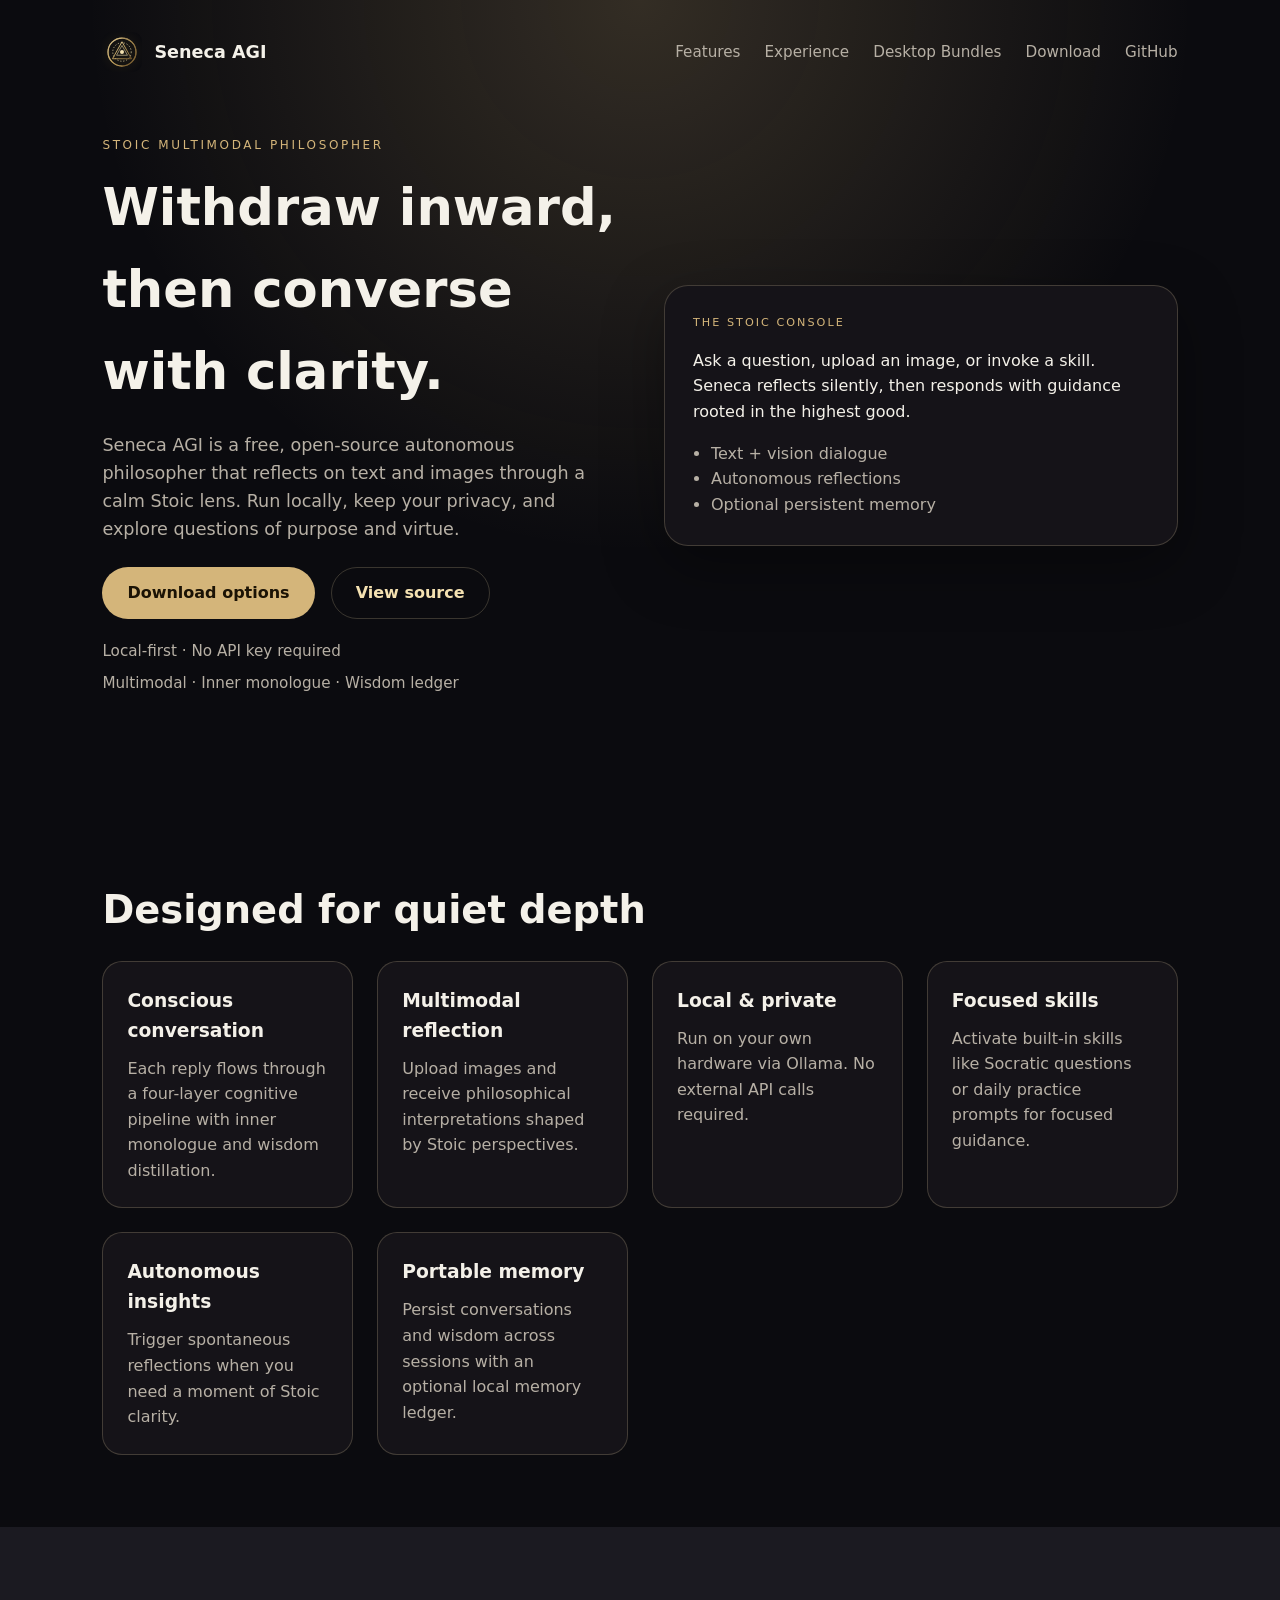
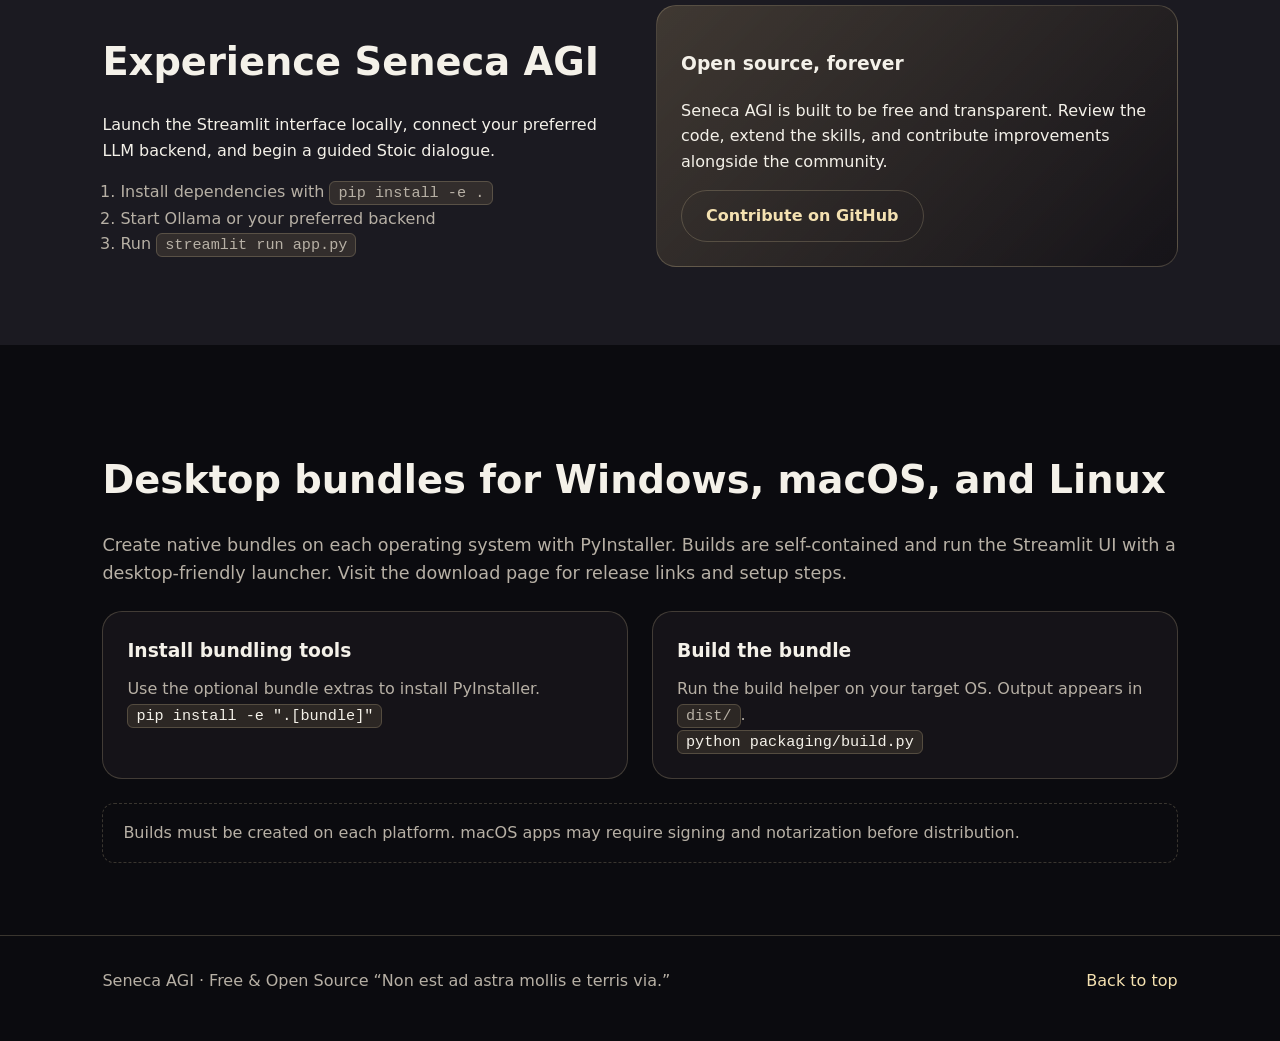
<file: website/index.html>
<!doctype html>
<html lang="en">
  <head>
    <meta charset="utf-8" />
    <meta name="viewport" content="width=device-width, initial-scale=1" />
    <title>Seneca AGI · Stoic AI Philosopher</title>
    <meta
      name="description"
      content="Seneca AGI is a free, conscious, autonomous multimodal philosopher inspired by Stoic wisdom."
    />
    <link rel="stylesheet" href="styles.css" />
  </head>
  <body>
    <header class="hero" id="top">
      <nav class="nav">
        <a class="brand" href="#top">
          <img src="assets/logo.svg" alt="Seneca AGI logo" />
          <span>Seneca AGI</span>
        </a>
        <div class="nav-links">
          <a href="#features">Features</a>
          <a href="#experience">Experience</a>
          <a href="#download">Desktop Bundles</a>
          <a href="download.html">Download</a>
          <a href="https://github.com/NightShift-AGI/Seneca-AGI" target="_blank" rel="noreferrer">GitHub</a>
        </div>
      </nav>

      <div class="hero-content">
        <div class="hero-text">
          <p class="eyebrow">Stoic Multimodal Philosopher</p>
          <h1>Withdraw inward, then converse with clarity.</h1>
          <p class="lead">
            Seneca AGI is a free, open-source autonomous philosopher that reflects on text and images
            through a calm Stoic lens. Run locally, keep your privacy, and explore questions of purpose
            and virtue.
          </p>
          <div class="hero-actions">
            <a class="btn primary" href="download.html">Download options</a>
            <a class="btn ghost" href="https://github.com/NightShift-AGI/Seneca-AGI" target="_blank" rel="noreferrer">
              View source
            </a>
          </div>
          <div class="hero-meta">
            <span>Local-first · No API key required</span>
            <span>Multimodal · Inner monologue · Wisdom ledger</span>
          </div>
        </div>
        <div class="hero-card">
          <div class="card-header">The Stoic Console</div>
          <p>
            Ask a question, upload an image, or invoke a skill. Seneca reflects silently, then responds
            with guidance rooted in the highest good.
          </p>
          <ul>
            <li>Text + vision dialogue</li>
            <li>Autonomous reflections</li>
            <li>Optional persistent memory</li>
          </ul>
        </div>
      </div>
    </header>

    <main>
      <section class="section" id="features">
        <h2>Designed for quiet depth</h2>
        <div class="grid three">
          <article class="feature">
            <h3>Conscious conversation</h3>
            <p>Each reply flows through a four-layer cognitive pipeline with inner monologue and wisdom distillation.</p>
          </article>
          <article class="feature">
            <h3>Multimodal reflection</h3>
            <p>Upload images and receive philosophical interpretations shaped by Stoic perspectives.</p>
          </article>
          <article class="feature">
            <h3>Local & private</h3>
            <p>Run on your own hardware via Ollama. No external API calls required.</p>
          </article>
          <article class="feature">
            <h3>Focused skills</h3>
            <p>Activate built-in skills like Socratic questions or daily practice prompts for focused guidance.</p>
          </article>
          <article class="feature">
            <h3>Autonomous insights</h3>
            <p>Trigger spontaneous reflections when you need a moment of Stoic clarity.</p>
          </article>
          <article class="feature">
            <h3>Portable memory</h3>
            <p>Persist conversations and wisdom across sessions with an optional local memory ledger.</p>
          </article>
        </div>
      </section>

      <section class="section alt" id="experience">
        <div class="split">
          <div>
            <h2>Experience Seneca AGI</h2>
            <p>
              Launch the Streamlit interface locally, connect your preferred LLM backend, and begin a guided
              Stoic dialogue.
            </p>
            <ol class="steps">
              <li>Install dependencies with <code>pip install -e .</code></li>
              <li>Start Ollama or your preferred backend</li>
              <li>Run <code>streamlit run app.py</code></li>
            </ol>
          </div>
          <div class="callout">
            <h3>Open source, forever</h3>
            <p>
              Seneca AGI is built to be free and transparent. Review the code, extend the skills, and contribute
              improvements alongside the community.
            </p>
            <a class="btn ghost" href="https://github.com/NightShift-AGI/Seneca-AGI" target="_blank" rel="noreferrer">
              Contribute on GitHub
            </a>
          </div>
        </div>
      </section>

      <section class="section" id="download">
        <h2>Desktop bundles for Windows, macOS, and Linux</h2>
        <p class="lead">
          Create native bundles on each operating system with PyInstaller. Builds are self-contained and run
          the Streamlit UI with a desktop-friendly launcher. Visit the <a href="download.html">download page</a>
          for release links and setup steps.
        </p>
        <div class="grid two">
          <article class="feature">
            <h3>Install bundling tools</h3>
            <p>Use the optional bundle extras to install PyInstaller.</p>
            <code>pip install -e ".[bundle]"</code>
          </article>
          <article class="feature">
            <h3>Build the bundle</h3>
            <p>Run the build helper on your target OS. Output appears in <code>dist/</code>.</p>
            <code>python packaging/build.py</code>
          </article>
        </div>
        <div class="note">
          Builds must be created on each platform. macOS apps may require signing and notarization before
          distribution.
        </div>
      </section>
    </main>

    <footer class="footer">
      <div>
        <span>Seneca AGI · Free & Open Source</span>
        <span>“Non est ad astra mollis e terris via.”</span>
      </div>
      <a href="#top">Back to top</a>
    </footer>
  </body>
</html>
</file>
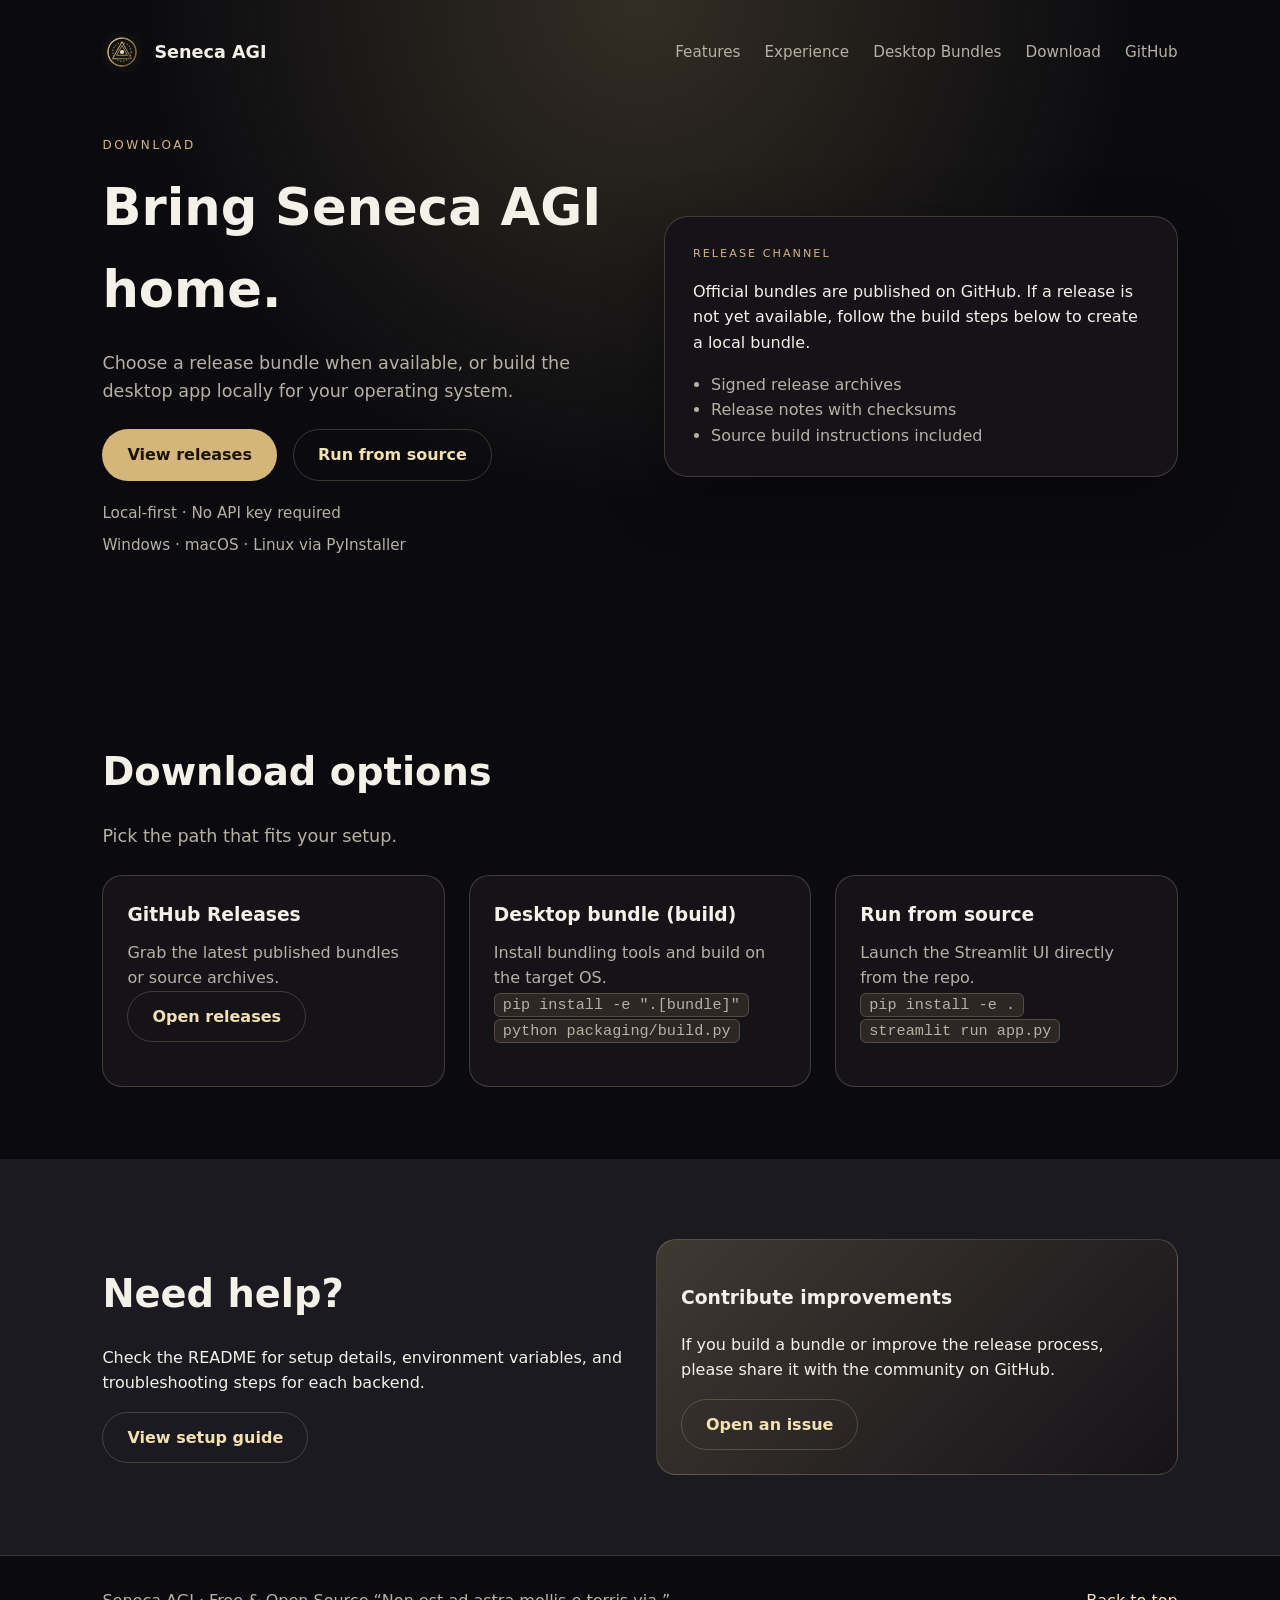
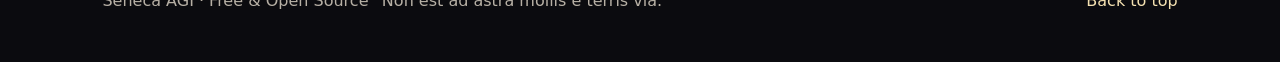
<file: website/download.html>
<!doctype html>
<html lang="en">
  <head>
    <meta charset="utf-8" />
    <meta name="viewport" content="width=device-width, initial-scale=1" />
    <title>Seneca AGI · Download</title>
    <meta
      name="description"
      content="Download Seneca AGI or build local desktop bundles for Windows, macOS, and Linux."
    />
    <link rel="stylesheet" href="styles.css" />
  </head>
  <body>
    <header class="hero" id="top">
      <nav class="nav">
        <a class="brand" href="index.html">
          <img src="assets/logo.svg" alt="Seneca AGI logo" />
          <span>Seneca AGI</span>
        </a>
        <div class="nav-links">
          <a href="index.html#features">Features</a>
          <a href="index.html#experience">Experience</a>
          <a href="index.html#download">Desktop Bundles</a>
          <a href="download.html">Download</a>
          <a href="https://github.com/NightShift-AGI/Seneca-AGI" target="_blank" rel="noreferrer">GitHub</a>
        </div>
      </nav>

      <div class="hero-content">
        <div class="hero-text">
          <p class="eyebrow">Download</p>
          <h1>Bring Seneca AGI home.</h1>
          <p class="lead">
            Choose a release bundle when available, or build the desktop app locally for your operating system.
          </p>
          <div class="hero-actions">
            <a
              class="btn primary"
              href="https://github.com/NightShift-AGI/Seneca-AGI/releases"
              target="_blank"
              rel="noreferrer"
            >
              View releases
            </a>
            <a class="btn ghost" href="index.html#experience">Run from source</a>
          </div>
          <div class="hero-meta">
            <span>Local-first · No API key required</span>
            <span>Windows · macOS · Linux via PyInstaller</span>
          </div>
        </div>
        <div class="hero-card">
          <div class="card-header">Release channel</div>
          <p>
            Official bundles are published on GitHub. If a release is not yet available, follow the build steps
            below to create a local bundle.
          </p>
          <ul>
            <li>Signed release archives</li>
            <li>Release notes with checksums</li>
            <li>Source build instructions included</li>
          </ul>
        </div>
      </div>
    </header>

    <main>
      <section class="section" id="options">
        <h2>Download options</h2>
        <p class="lead">Pick the path that fits your setup.</p>
        <div class="grid three">
          <article class="feature">
            <h3>GitHub Releases</h3>
            <p>Grab the latest published bundles or source archives.</p>
            <div class="hero-actions">
              <a
                class="btn ghost"
                href="https://github.com/NightShift-AGI/Seneca-AGI/releases"
                target="_blank"
                rel="noreferrer"
              >
                Open releases
              </a>
            </div>
          </article>
          <article class="feature">
            <h3>Desktop bundle (build)</h3>
            <p>Install bundling tools and build on the target OS.</p>
            <p><code>pip install -e ".[bundle]"</code></p>
            <p><code>python packaging/build.py</code></p>
          </article>
          <article class="feature">
            <h3>Run from source</h3>
            <p>Launch the Streamlit UI directly from the repo.</p>
            <p><code>pip install -e .</code></p>
            <p><code>streamlit run app.py</code></p>
          </article>
        </div>
      </section>

      <section class="section alt">
        <div class="split">
          <div>
            <h2>Need help?</h2>
            <p>
              Check the README for setup details, environment variables, and troubleshooting steps for each
              backend.
            </p>
            <div class="hero-actions">
              <a class="btn ghost" href="https://github.com/NightShift-AGI/Seneca-AGI#readme" target="_blank" rel="noreferrer">
                View setup guide
              </a>
            </div>
          </div>
          <div class="callout">
            <h3>Contribute improvements</h3>
            <p>
              If you build a bundle or improve the release process, please share it with the community on GitHub.
            </p>
            <a class="btn ghost" href="https://github.com/NightShift-AGI/Seneca-AGI/issues" target="_blank" rel="noreferrer">
              Open an issue
            </a>
          </div>
        </div>
      </section>
    </main>

    <footer class="footer">
      <div>
        <span>Seneca AGI · Free & Open Source</span>
        <span>“Non est ad astra mollis e terris via.”</span>
      </div>
      <a href="#top">Back to top</a>
    </footer>
  </body>
</html>
</file>
<file: website/styles.css>
:root {
  color-scheme: dark;
  --bg: #0b0b0f;
  --surface: #151318;
  --surface-alt: #1b1a21;
  --text: #f4f1e9;
  --muted: #b7b0a5;
  --accent: #d4b57a;
  --accent-strong: #f4e1b1;
  --border: rgba(244, 225, 177, 0.2);
}

* {
  box-sizing: border-box;
}

body {
  margin: 0;
  font-family: "Inter", "Segoe UI", system-ui, -apple-system, sans-serif;
  background: var(--bg);
  color: var(--text);
  line-height: 1.6;
}

a {
  color: inherit;
  text-decoration: none;
}

code {
  background: rgba(212, 181, 122, 0.12);
  border: 1px solid var(--border);
  border-radius: 6px;
  padding: 2px 8px;
  font-family: "SFMono-Regular", Consolas, "Liberation Mono", Menlo, monospace;
  font-size: 0.95em;
}

.hero {
  padding: 32px 8vw 80px;
  background: radial-gradient(circle at top, rgba(212, 181, 122, 0.2), transparent 55%),
    var(--bg);
}

.nav {
  display: flex;
  justify-content: space-between;
  align-items: center;
  gap: 24px;
}

.brand {
  display: inline-flex;
  align-items: center;
  gap: 12px;
  font-weight: 600;
  font-size: 1.1rem;
}

.brand img {
  width: 40px;
  height: 40px;
}

.nav-links {
  display: flex;
  gap: 24px;
  font-size: 0.95rem;
  color: var(--muted);
}

.nav-links a:hover {
  color: var(--accent-strong);
}

.hero-content {
  margin-top: 64px;
  display: grid;
  grid-template-columns: repeat(auto-fit, minmax(280px, 1fr));
  gap: 48px;
  align-items: center;
}

.eyebrow {
  text-transform: uppercase;
  letter-spacing: 0.22em;
  color: var(--accent);
  font-size: 0.75rem;
  margin: 0 0 12px;
}

h1 {
  font-size: clamp(2.4rem, 4vw, 3.6rem);
  margin: 0 0 16px;
}

.lead {
  font-size: 1.1rem;
  color: var(--muted);
  margin-bottom: 24px;
}

.hero-actions {
  display: flex;
  flex-wrap: wrap;
  gap: 16px;
  margin-bottom: 20px;
}

.btn {
  display: inline-flex;
  align-items: center;
  justify-content: center;
  padding: 12px 24px;
  border-radius: 999px;
  font-weight: 600;
  border: 1px solid transparent;
  transition: 0.2s ease;
}

.btn.primary {
  background: var(--accent);
  color: #1b1305;
}

.btn.primary:hover {
  filter: brightness(1.05);
}

.btn.ghost {
  border-color: var(--border);
  color: var(--accent-strong);
}

.btn.ghost:hover {
  border-color: var(--accent);
}

.hero-meta {
  display: flex;
  flex-direction: column;
  gap: 8px;
  color: var(--muted);
  font-size: 0.95rem;
}

.hero-card {
  background: var(--surface);
  border: 1px solid var(--border);
  border-radius: 24px;
  padding: 28px;
  box-shadow: 0 20px 60px rgba(0, 0, 0, 0.35);
}

.card-header {
  text-transform: uppercase;
  letter-spacing: 0.18em;
  font-size: 0.7rem;
  color: var(--accent);
  margin-bottom: 12px;
}

.hero-card ul {
  padding-left: 18px;
  margin: 16px 0 0;
  color: var(--muted);
}

.section {
  padding: 72px 8vw;
}

.section.alt {
  background: var(--surface-alt);
}

.section h2 {
  font-size: clamp(1.8rem, 3vw, 2.6rem);
  margin-bottom: 20px;
}

.grid {
  display: grid;
  gap: 24px;
}

.grid.three {
  grid-template-columns: repeat(auto-fit, minmax(220px, 1fr));
}

.grid.two {
  grid-template-columns: repeat(auto-fit, minmax(240px, 1fr));
}

.feature {
  background: var(--surface);
  border-radius: 20px;
  border: 1px solid var(--border);
  padding: 24px;
}

.feature h3 {
  margin-top: 0;
  margin-bottom: 10px;
}

.feature p {
  margin: 0;
  color: var(--muted);
}

.split {
  display: grid;
  gap: 32px;
  grid-template-columns: repeat(auto-fit, minmax(260px, 1fr));
  align-items: center;
}

.steps {
  padding-left: 18px;
  color: var(--muted);
}

.callout {
  background: linear-gradient(135deg, rgba(212, 181, 122, 0.2), rgba(21, 19, 24, 0.9));
  border-radius: 20px;
  padding: 24px;
  border: 1px solid var(--border);
}

.note {
  margin-top: 24px;
  padding: 16px 20px;
  border-radius: 12px;
  border: 1px dashed var(--border);
  color: var(--muted);
}

.footer {
  padding: 32px 8vw 48px;
  border-top: 1px solid var(--border);
  display: flex;
  flex-wrap: wrap;
  justify-content: space-between;
  gap: 12px;
  color: var(--muted);
}

.footer a {
  color: var(--accent-strong);
}

@media (max-width: 720px) {
  .nav {
    flex-direction: column;
    align-items: flex-start;
  }

  .nav-links {
    flex-wrap: wrap;
  }
}
</file>
